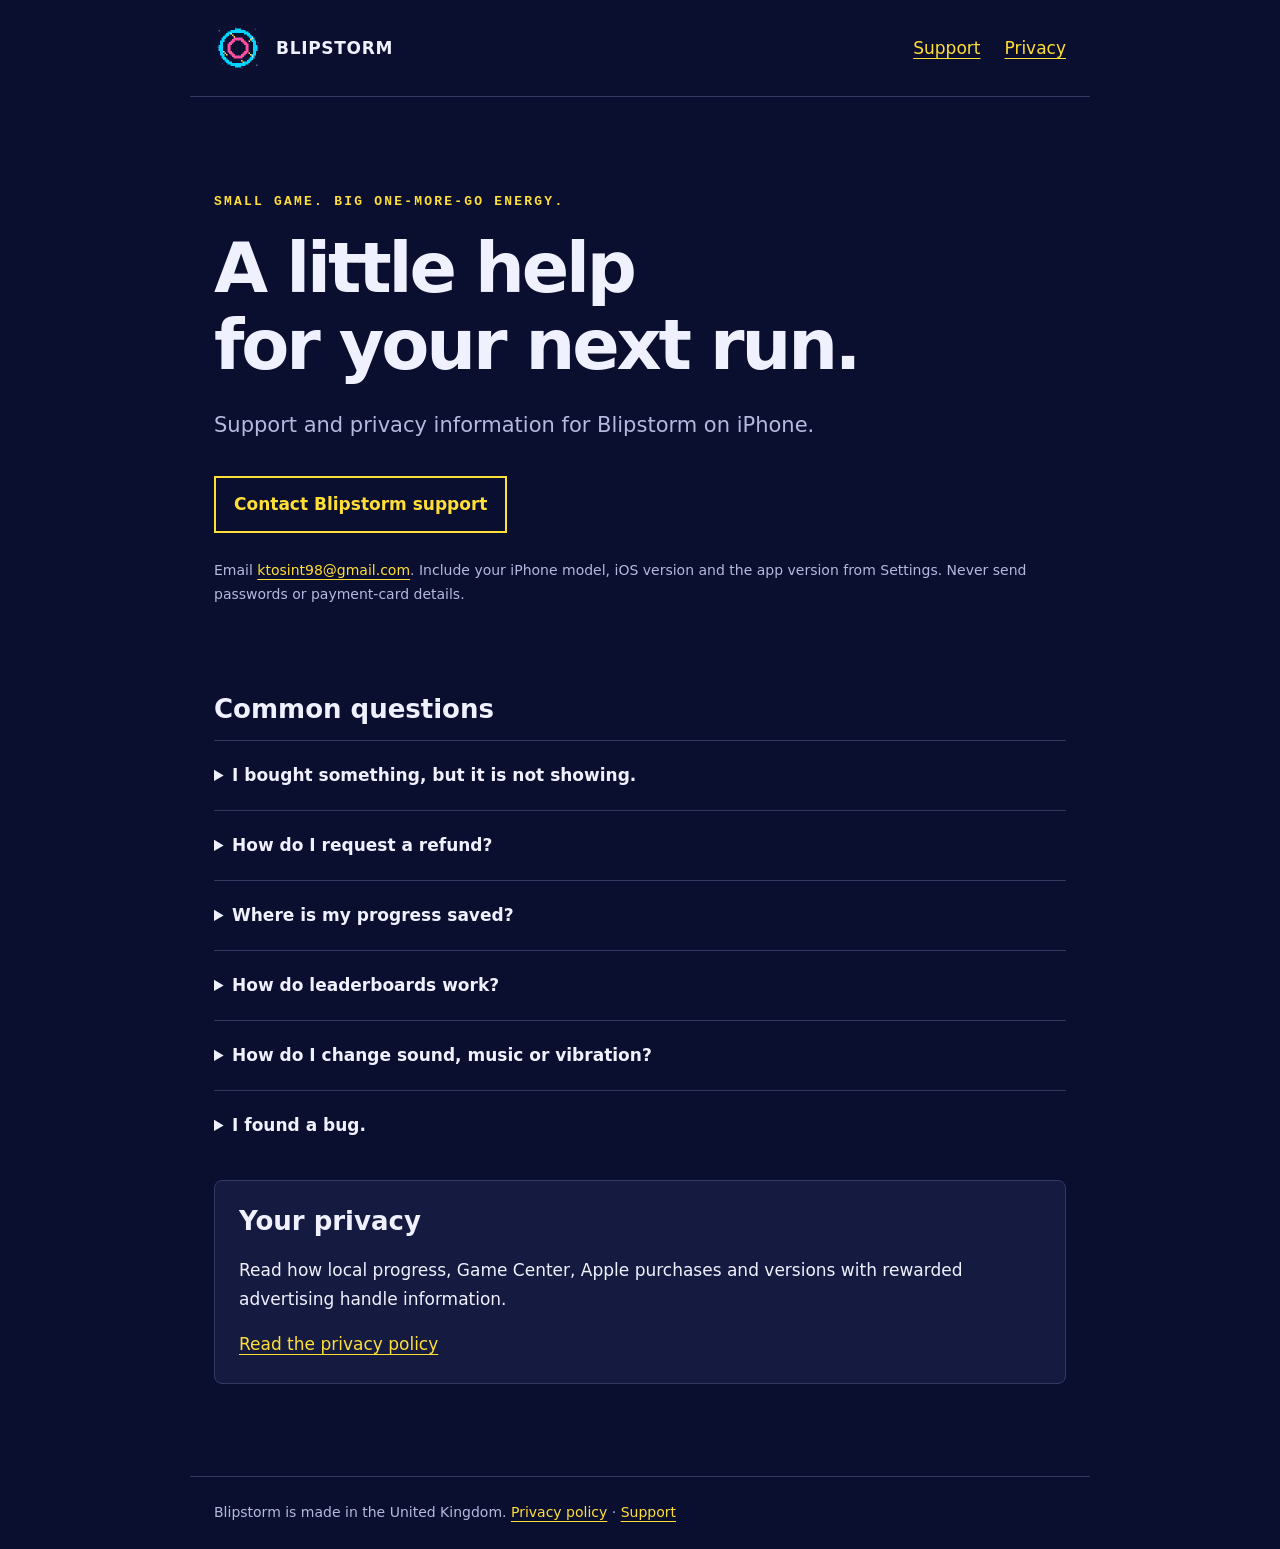
<file: index.html>
<!doctype html>
<html lang="en-GB">
<head><meta charset="utf-8"><meta name="viewport" content="width=device-width,initial-scale=1"><meta name="description" content="Help, purchase support and privacy information for Blipstorm, the pixel arcade game for iPhone."><title>Blipstorm | Support</title><link rel="icon" href="icon.png"><link rel="stylesheet" href="style.css"></head>
<body>
<a class="skip" href="#main">Skip to content</a>
<header><a class="brand" href="index.html"><img src="icon.png" alt="" width="48" height="48">BLIPSTORM</a><nav aria-label="Main navigation"><a href="#help">Support</a><a href="privacy.html">Privacy</a></nav></header>
<main id="main">
<section class="hero"><p class="eyebrow">Small game. Big one-more-go energy.</p><h1>A little help<br>for your next run.</h1><p class="intro">Support and privacy information for Blipstorm on iPhone.</p><a class="contact" href="mailto:ktosint98@gmail.com?subject=Blipstorm%20support">Contact Blipstorm support</a><p class="small">Email <a href="mailto:ktosint98@gmail.com">ktosint98@gmail.com</a>. Include your iPhone model, iOS version and the app version from Settings. Never send passwords or payment-card details.</p></section>
<section id="help" aria-labelledby="help-title"><h2 id="help-title">Common questions</h2>
<details><summary>I bought something, but it is not showing.</summary><p>Open Blipstorm, go to Settings and choose Restore Purchases. Make sure you are signed into the Apple Account used for the purchase and have an internet connection. You can also restore from a purchase-offer screen.</p><p>Blipstorm+, Neon Pack and Retro Pack are one-time purchases. If restoring does not resolve the issue, contact support with the product name and a description of what happened.</p></details>
<details><summary>How do I request a refund?</summary><p>Apple processes App Store purchases and refund requests. Visit <a href="https://reportaproblem.apple.com/">Apple's Report a Problem service</a> and sign in with the Apple Account used for the purchase.</p></details>
<details><summary>Where is my progress saved?</summary><p>Progress and settings are saved on your device. Blipstorm does not run its own cloud-save service. Settings &gt; Reset Progress erases local coins, stars and progress. Be careful when deleting the app or changing devices.</p><p>Purchased products can be restored through Apple. Local game progress and purchases are separate.</p></details>
<details><summary>How do leaderboards work?</summary><p>Blipstorm uses Apple's Game Center for leaderboards. Check your Game Center sign-in in iPhone Settings if scores or leaderboards are unavailable. You can play without signing into Game Center.</p></details>
<details><summary>How do I change sound, music or vibration?</summary><p>Open Settings inside Blipstorm to switch sound effects, music and haptics on or off.</p></details>
<details><summary>I found a bug.</summary><p>Email support with the steps that caused it, what you expected, and what happened. An optional screenshot can help. Please remove personal information before sending it.</p></details>
</section>
<section class="card"><h2>Your privacy</h2><p>Read how local progress, Game Center, Apple purchases and versions with rewarded advertising handle information.</p><a href="privacy.html">Read the privacy policy</a></section>
</main><footer>Blipstorm is made in the United Kingdom. <a href="privacy.html">Privacy policy</a> · <a href="mailto:ktosint98@gmail.com">Support</a></footer>
</body></html>
</file>
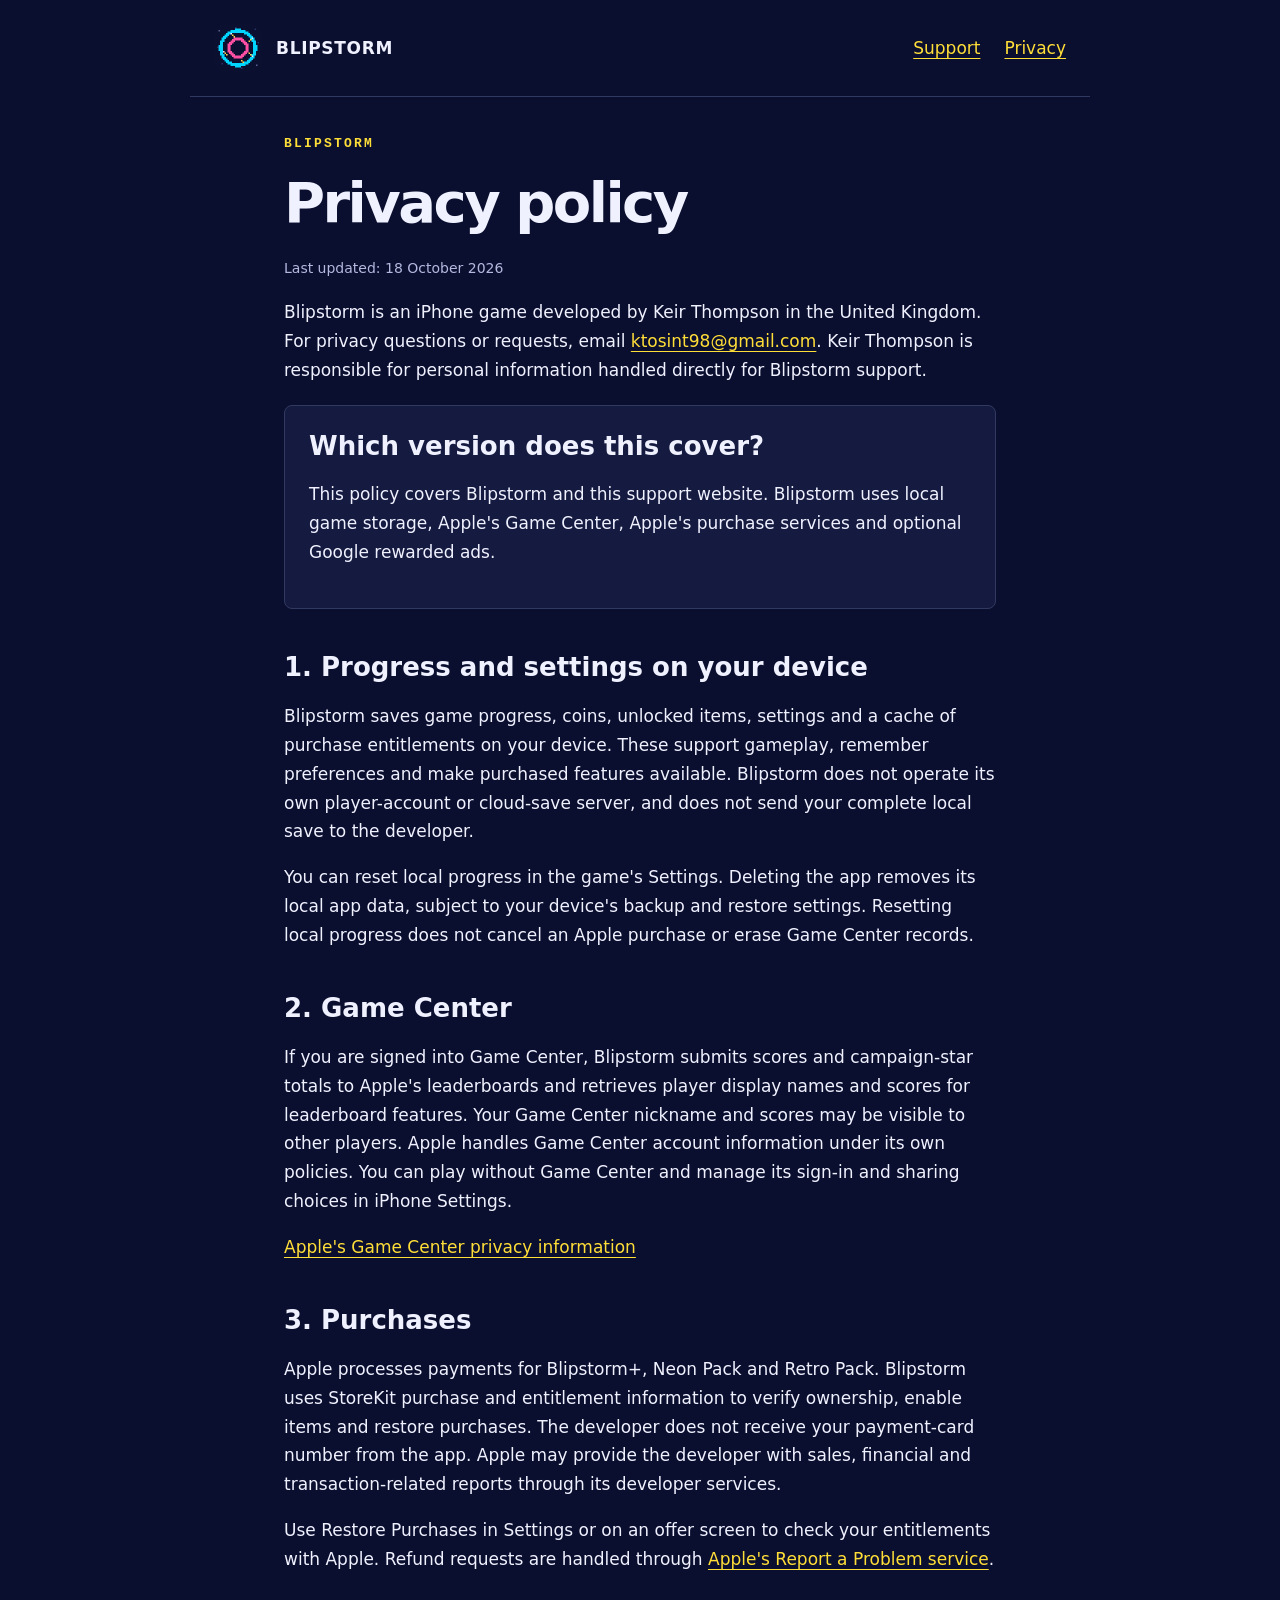
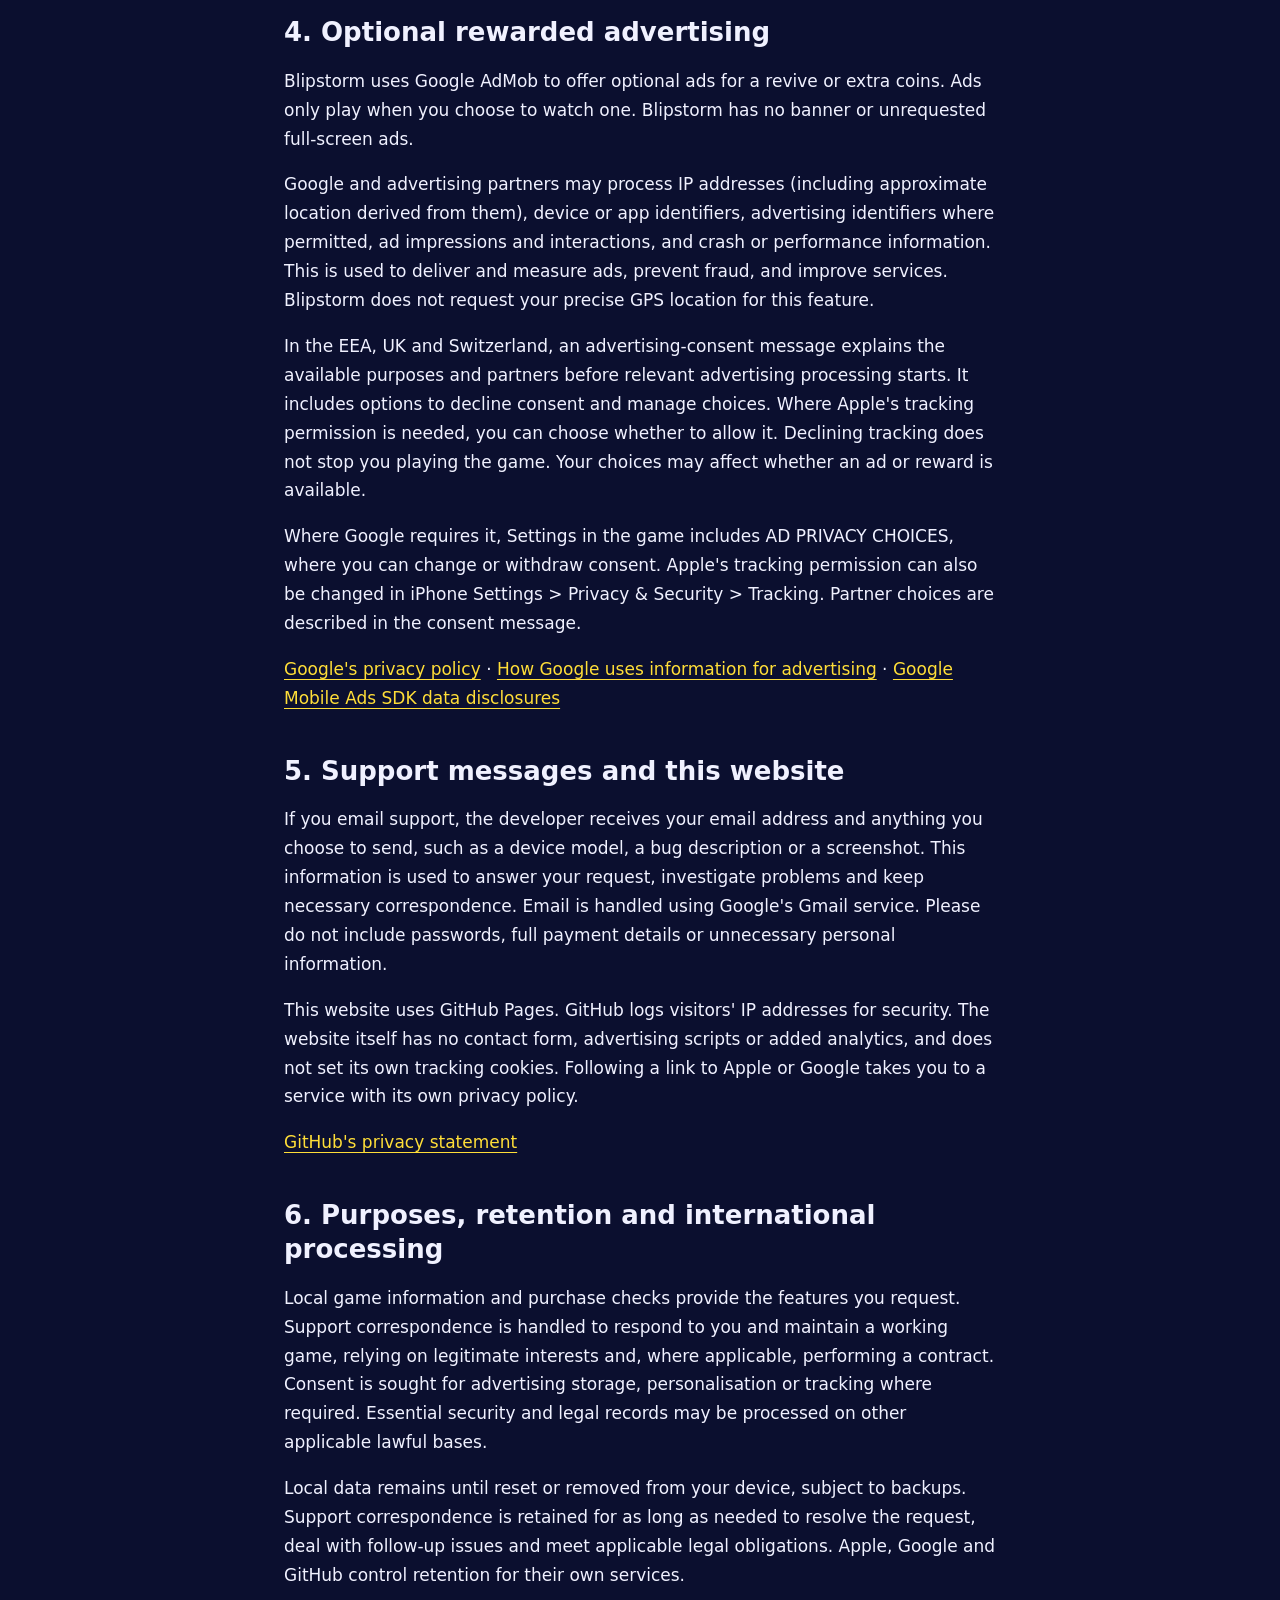
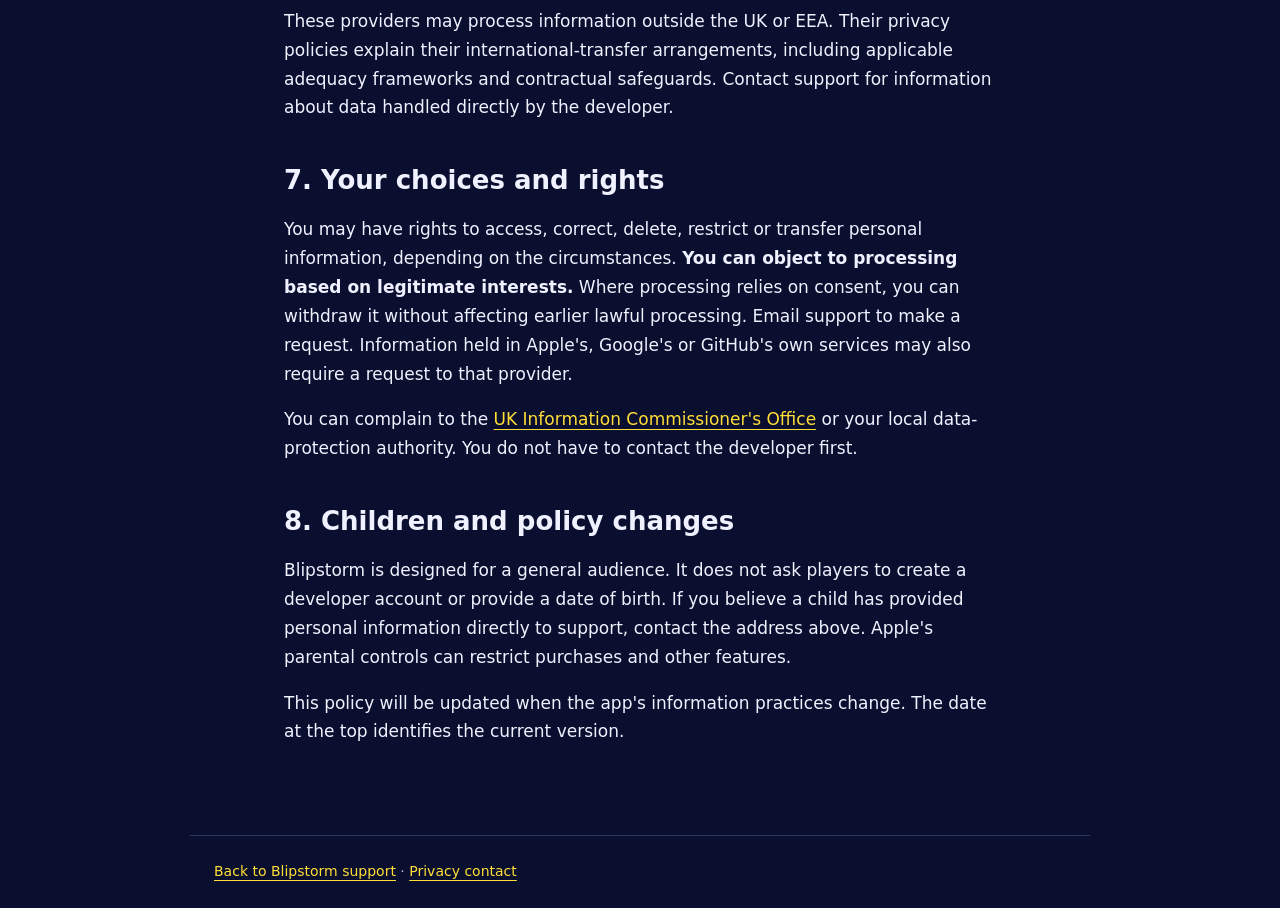
<file: privacy.html>
<!doctype html>
<html lang="en-GB">
<head><meta charset="utf-8"><meta name="viewport" content="width=device-width,initial-scale=1"><meta name="description" content="Privacy policy for Blipstorm, covering local game data, Game Center, Apple purchases, support and optional rewarded advertising."><title>Blipstorm | Privacy policy</title><link rel="icon" href="icon.png"><link rel="stylesheet" href="style.css"></head>
<body><a class="skip" href="#main">Skip to content</a><header><a class="brand" href="index.html"><img src="icon.png" alt="" width="48" height="48">BLIPSTORM</a><nav aria-label="Main navigation"><a href="index.html#help">Support</a><a href="privacy.html" aria-current="page">Privacy</a></nav></header>
<main id="main" class="policy"><p class="eyebrow">Blipstorm</p><h1>Privacy policy</h1><p class="updated">Last updated: 18 October 2026</p>
<p>Blipstorm is an iPhone game developed by Keir Thompson in the United Kingdom. For privacy questions or requests, email <a href="mailto:ktosint98@gmail.com">ktosint98@gmail.com</a>. Keir Thompson is responsible for personal information handled directly for Blipstorm support.</p>
<div class="card"><h2>Which version does this cover?</h2><p>This policy covers Blipstorm and this support website. Blipstorm uses local game storage, Apple's Game Center, Apple's purchase services and optional Google rewarded ads.</p></div>
<h2>1. Progress and settings on your device</h2><p>Blipstorm saves game progress, coins, unlocked items, settings and a cache of purchase entitlements on your device. These support gameplay, remember preferences and make purchased features available. Blipstorm does not operate its own player-account or cloud-save server, and does not send your complete local save to the developer.</p><p>You can reset local progress in the game's Settings. Deleting the app removes its local app data, subject to your device's backup and restore settings. Resetting local progress does not cancel an Apple purchase or erase Game Center records.</p>
<h2>2. Game Center</h2><p>If you are signed into Game Center, Blipstorm submits scores and campaign-star totals to Apple's leaderboards and retrieves player display names and scores for leaderboard features. Your Game Center nickname and scores may be visible to other players. Apple handles Game Center account information under its own policies. You can play without Game Center and manage its sign-in and sharing choices in iPhone Settings.</p><p><a href="https://www.apple.com/legal/privacy/data/en/game-center/">Apple's Game Center privacy information</a></p>
<h2>3. Purchases</h2><p>Apple processes payments for Blipstorm+, Neon Pack and Retro Pack. Blipstorm uses StoreKit purchase and entitlement information to verify ownership, enable items and restore purchases. The developer does not receive your payment-card number from the app. Apple may provide the developer with sales, financial and transaction-related reports through its developer services.</p><p>Use Restore Purchases in Settings or on an offer screen to check your entitlements with Apple. Refund requests are handled through <a href="https://reportaproblem.apple.com/">Apple's Report a Problem service</a>.</p>
<h2>4. Optional rewarded advertising</h2><p>Blipstorm uses Google AdMob to offer optional ads for a revive or extra coins. Ads only play when you choose to watch one. Blipstorm has no banner or unrequested full-screen ads.</p><p>Google and advertising partners may process IP addresses (including approximate location derived from them), device or app identifiers, advertising identifiers where permitted, ad impressions and interactions, and crash or performance information. This is used to deliver and measure ads, prevent fraud, and improve services. Blipstorm does not request your precise GPS location for this feature.</p><p>In the EEA, UK and Switzerland, an advertising-consent message explains the available purposes and partners before relevant advertising processing starts. It includes options to decline consent and manage choices. Where Apple's tracking permission is needed, you can choose whether to allow it. Declining tracking does not stop you playing the game. Your choices may affect whether an ad or reward is available.</p><p>Where Google requires it, Settings in the game includes AD PRIVACY CHOICES, where you can change or withdraw consent. Apple's tracking permission can also be changed in iPhone Settings &gt; Privacy &amp; Security &gt; Tracking. Partner choices are described in the consent message.</p><p><a href="https://policies.google.com/privacy">Google's privacy policy</a> · <a href="https://policies.google.com/technologies/ads">How Google uses information for advertising</a> · <a href="https://developers.google.com/admob/ios/privacy/data-disclosure">Google Mobile Ads SDK data disclosures</a></p>
<h2>5. Support messages and this website</h2><p>If you email support, the developer receives your email address and anything you choose to send, such as a device model, a bug description or a screenshot. This information is used to answer your request, investigate problems and keep necessary correspondence. Email is handled using Google's Gmail service. Please do not include passwords, full payment details or unnecessary personal information.</p><p>This website uses GitHub Pages. GitHub logs visitors' IP addresses for security. The website itself has no contact form, advertising scripts or added analytics, and does not set its own tracking cookies. Following a link to Apple or Google takes you to a service with its own privacy policy.</p><p><a href="https://docs.github.com/en/site-policy/privacy-policies/github-general-privacy-statement">GitHub's privacy statement</a></p>
<h2>6. Purposes, retention and international processing</h2><p>Local game information and purchase checks provide the features you request. Support correspondence is handled to respond to you and maintain a working game, relying on legitimate interests and, where applicable, performing a contract. Consent is sought for advertising storage, personalisation or tracking where required. Essential security and legal records may be processed on other applicable lawful bases.</p><p>Local data remains until reset or removed from your device, subject to backups. Support correspondence is retained for as long as needed to resolve the request, deal with follow-up issues and meet applicable legal obligations. Apple, Google and GitHub control retention for their own services.</p><p>These providers may process information outside the UK or EEA. Their privacy policies explain their international-transfer arrangements, including applicable adequacy frameworks and contractual safeguards. Contact support for information about data handled directly by the developer.</p>
<h2>7. Your choices and rights</h2><p>You may have rights to access, correct, delete, restrict or transfer personal information, depending on the circumstances. <strong>You can object to processing based on legitimate interests.</strong> Where processing relies on consent, you can withdraw it without affecting earlier lawful processing. Email support to make a request. Information held in Apple's, Google's or GitHub's own services may also require a request to that provider.</p><p>You can complain to the <a href="https://ico.org.uk/make-a-complaint/">UK Information Commissioner's Office</a> or your local data-protection authority. You do not have to contact the developer first.</p>
<h2>8. Children and policy changes</h2><p>Blipstorm is designed for a general audience. It does not ask players to create a developer account or provide a date of birth. If you believe a child has provided personal information directly to support, contact the address above. Apple's parental controls can restrict purchases and other features.</p><p>This policy will be updated when the app's information practices change. The date at the top identifies the current version.</p>
</main><footer><a href="index.html">Back to Blipstorm support</a> · <a href="mailto:ktosint98@gmail.com">Privacy contact</a></footer></body></html>
</file>
<file: style.css>
:root{color-scheme:dark;--bg:#0b0f2f;--panel:#151b40;--ink:#f0f1ff;--muted:#b3b9df;--gold:#ffde38;--line:#303960}*{box-sizing:border-box}body{margin:0;background:var(--bg);color:var(--ink);font:17px/1.7 system-ui,-apple-system,BlinkMacSystemFont,"Segoe UI",sans-serif}a{color:var(--gold);text-underline-offset:4px}a:hover{text-decoration-thickness:2px}a:focus-visible,summary:focus-visible{outline:3px solid #00d7f7;outline-offset:5px}header,main,footer{max-width:900px;margin:auto;padding:24px}header{display:flex;align-items:center;justify-content:space-between;gap:24px;border-bottom:1px solid var(--line)}.brand{display:flex;align-items:center;gap:14px;color:var(--ink);font-weight:800;text-decoration:none;letter-spacing:.04em}.brand img{width:48px;height:48px;border-radius:11px}nav{display:flex;gap:24px}.eyebrow{font:700 13px/1.5 ui-monospace,monospace;text-transform:uppercase;letter-spacing:.17em;color:var(--gold)}h1{font-size:clamp(40px,7vw,70px);line-height:1.1;letter-spacing:-.045em;margin:18px 0 24px}h2{font-size:26px;line-height:1.3;margin:42px 0 14px}h3{font-size:20px;line-height:1.4}.intro{max-width:650px;font-size:21px;color:var(--muted)}.hero{padding:58px 0 30px}.contact{display:inline-block;border:2px solid var(--gold);padding:12px 18px;margin:12px 0;font-weight:700;text-decoration:none}.card{padding:24px;background:var(--panel);border:1px solid var(--line);border-radius:8px;margin:20px 0}.card h2{margin-top:0}.small,.updated{font-size:14px;color:var(--muted)}details{border-top:1px solid var(--line);padding:20px 0}summary{font-weight:700;cursor:pointer}details p{color:var(--muted);margin-bottom:4px}.policy{max-width:760px}.policy h1{font-size:clamp(36px,7vw,56px)}.policy li{margin:9px 0}footer{border-top:1px solid var(--line);margin-top:48px;color:var(--muted);font-size:14px}.skip{position:absolute;top:-100px;left:20px;padding:12px;background:var(--gold);color:var(--bg)}.skip:focus{top:10px}@media(max-width:520px){header,main,footer{padding:20px}header{align-items:flex-start}.brand{font-size:14px;gap:9px}.brand img{width:36px;height:36px}nav{gap:14px;font-size:14px}.hero{padding-top:36px}.intro{font-size:19px}.card{padding:20px}}
</file>
